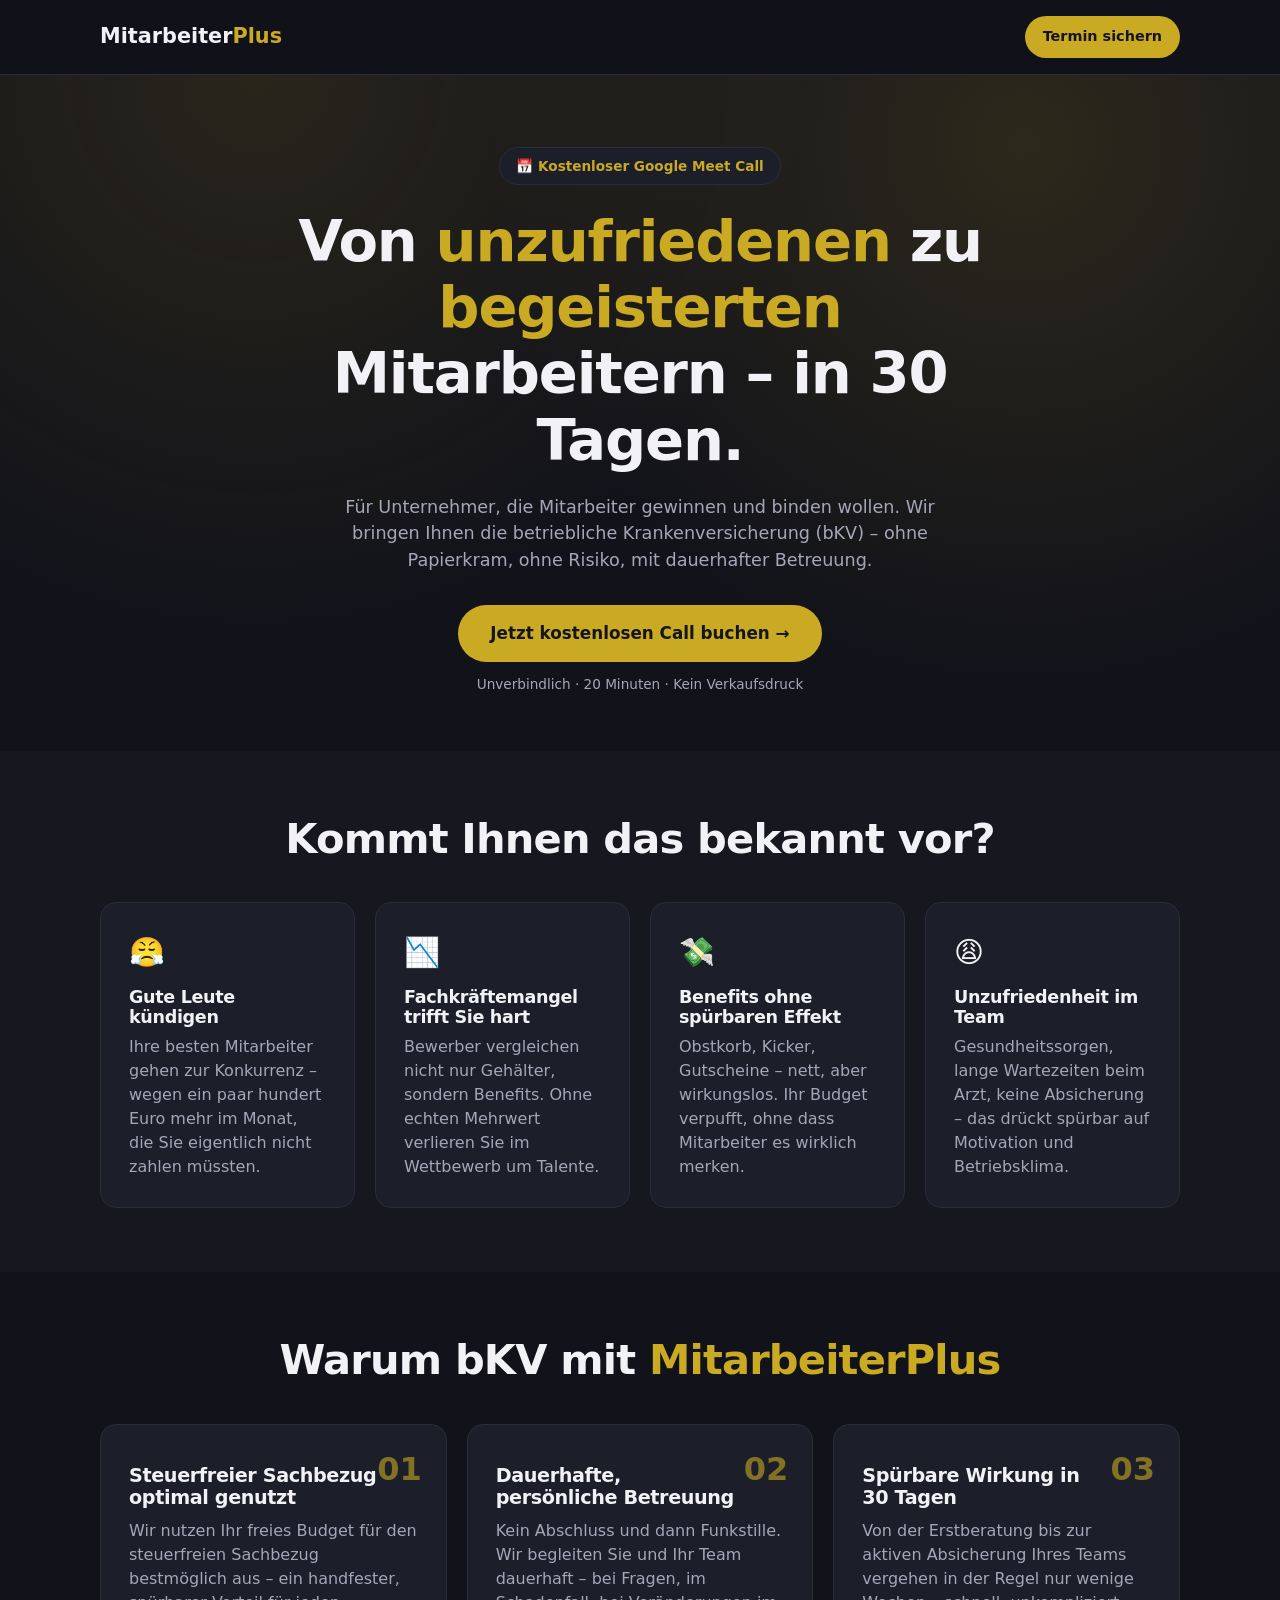
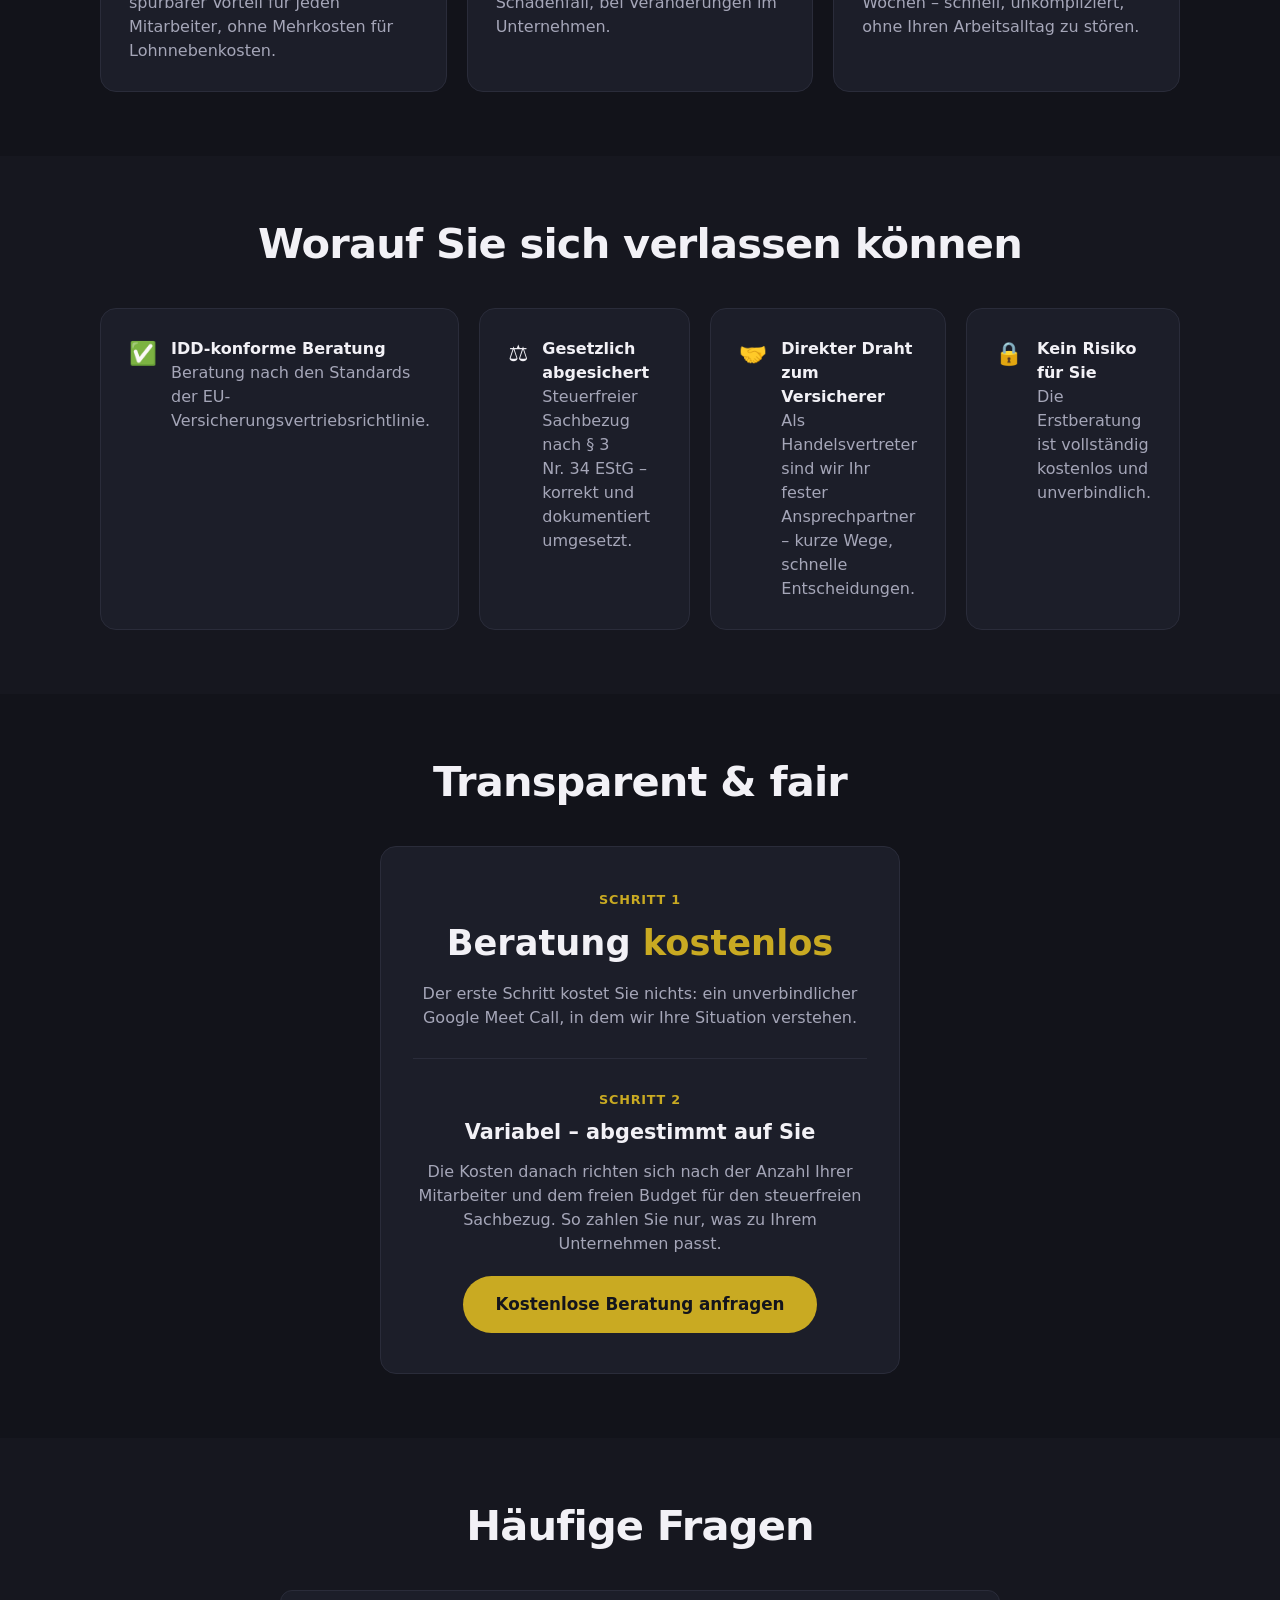
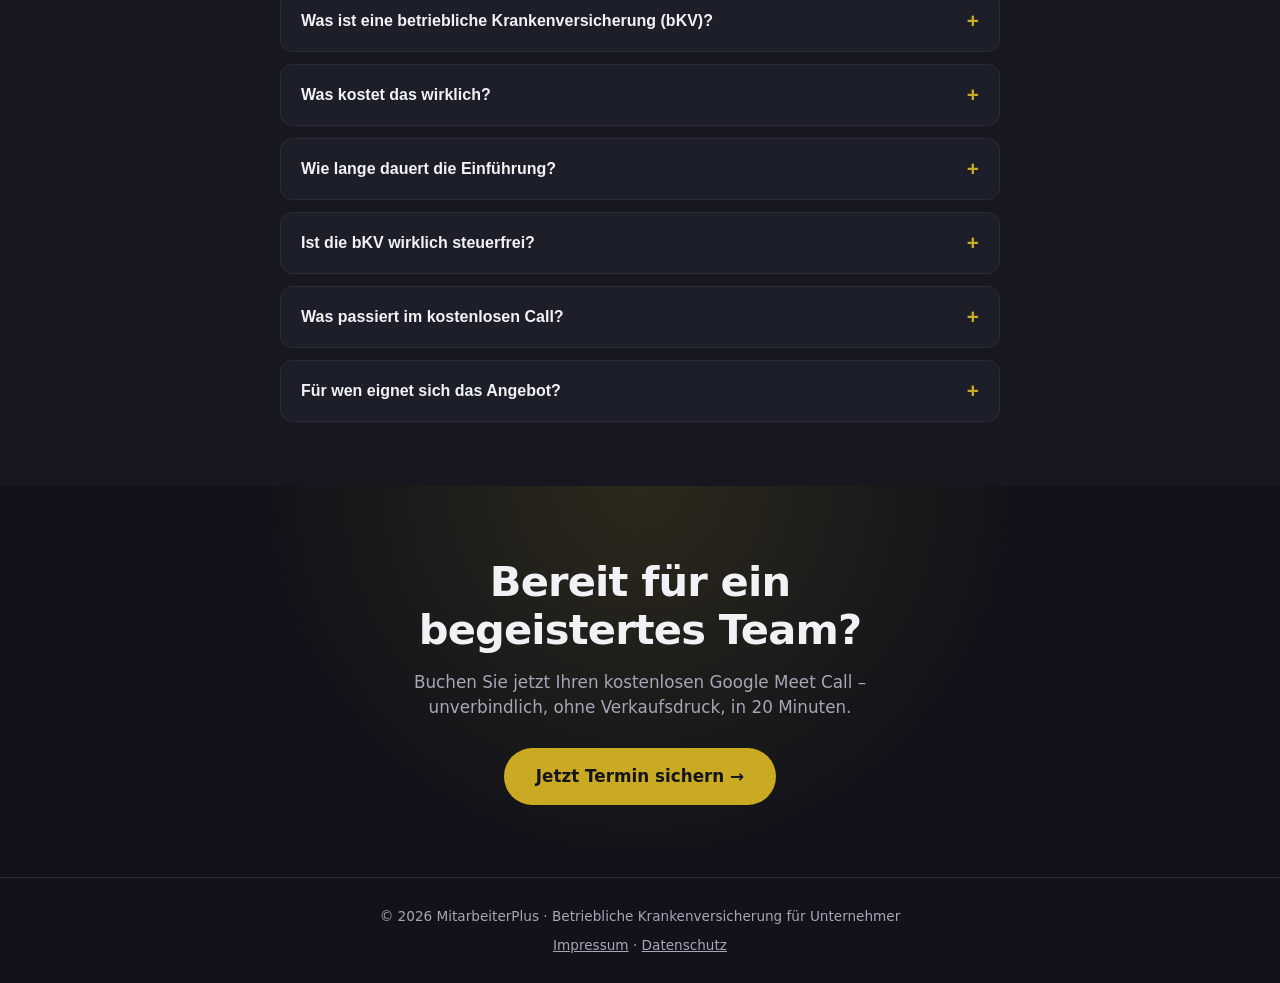
<file: index.html>
<!DOCTYPE html>
<html lang="de">
<head>
<meta charset="UTF-8">
<meta name="viewport" content="width=device-width, initial-scale=1.0">
<title>MitarbeiterPlus – Betriebliche Krankenversicherung für Unternehmer</title>
<meta name="description" content="Von unzufriedenen zu begeisterten Mitarbeitern in 30 Tagen. Kostenloser Google Meet Call, dauerhafte Betreuung, steuerfreier Sachbezug für Ihr Team.">
<link rel="stylesheet" href="styles.css">
</head>
<body>

<header class="site-header">
  <div class="container header-inner">
    <a href="#top" class="logo">Mitarbeiter<span>Plus</span></a>
    <a class="btn btn-primary btn-small" href="https://calendar.app.google/aeGAt8DKvBZdj5HR9" target="_blank" rel="noopener">Termin sichern</a>
  </div>
</header>

<main id="top">

  <!-- HERO -->
  <section class="hero">
    <div class="container hero-inner">
      <span class="badge">📅 Kostenloser Google&nbsp;Meet Call</span>
      <h1>Von <span class="gradient-text">unzufriedenen</span> zu <span class="gradient-text">begeisterten</span> Mitarbeitern – in 30 Tagen.</h1>
      <p class="hero-sub">Für Unternehmer, die Mitarbeiter gewinnen und binden wollen. Wir bringen Ihnen die betriebliche Krankenversicherung (bKV) – ohne Papierkram, ohne Risiko, mit dauerhafter Betreuung.</p>
      <div class="hero-cta">
        <a class="btn btn-primary btn-large" href="https://calendar.app.google/aeGAt8DKvBZdj5HR9" target="_blank" rel="noopener">Jetzt kostenlosen Call buchen →</a>
        <span class="hero-note">Unverbindlich · 20 Minuten · Kein Verkaufsdruck</span>
      </div>
    </div>
  </section>

  <!-- PAIN BLOCK -->
  <section class="pain">
    <div class="container">
      <h2>Kommt Ihnen das bekannt vor?</h2>
      <div class="pain-grid">
        <div class="pain-card">
          <span class="pain-icon">😤</span>
          <h3>Gute Leute kündigen</h3>
          <p>Ihre besten Mitarbeiter gehen zur Konkurrenz – wegen ein paar hundert Euro mehr im Monat, die Sie eigentlich nicht zahlen müssten.</p>
        </div>
        <div class="pain-card">
          <span class="pain-icon">📉</span>
          <h3>Fachkräftemangel trifft Sie hart</h3>
          <p>Bewerber vergleichen nicht nur Gehälter, sondern Benefits. Ohne echten Mehrwert verlieren Sie im Wettbewerb um Talente.</p>
        </div>
        <div class="pain-card">
          <span class="pain-icon">💸</span>
          <h3>Benefits ohne spürbaren Effekt</h3>
          <p>Obstkorb, Kicker, Gutscheine – nett, aber wirkungslos. Ihr Budget verpufft, ohne dass Mitarbeiter es wirklich merken.</p>
        </div>
        <div class="pain-card">
          <span class="pain-icon">😩</span>
          <h3>Unzufriedenheit im Team</h3>
          <p>Gesundheitssorgen, lange Wartezeiten beim Arzt, keine Absicherung – das drückt spürbar auf Motivation und Betriebsklima.</p>
        </div>
      </div>
    </div>
  </section>

  <!-- 3 VORTEILE -->
  <section class="advantages">
    <div class="container">
      <h2>Warum bKV mit <span class="gradient-text">MitarbeiterPlus</span></h2>
      <div class="advantages-grid">
        <div class="advantage-card">
          <div class="advantage-number">01</div>
          <h3>Steuerfreier Sachbezug optimal genutzt</h3>
          <p>Wir nutzen Ihr freies Budget für den steuerfreien Sachbezug bestmöglich aus – ein handfester, spürbarer Vorteil für jeden Mitarbeiter, ohne Mehrkosten für Lohnnebenkosten.</p>
        </div>
        <div class="advantage-card">
          <div class="advantage-number">02</div>
          <h3>Dauerhafte, persönliche Betreuung</h3>
          <p>Kein Abschluss und dann Funkstille. Wir begleiten Sie und Ihr Team dauerhaft – bei Fragen, im Schadenfall, bei Veränderungen im Unternehmen.</p>
        </div>
        <div class="advantage-card">
          <div class="advantage-number">03</div>
          <h3>Spürbare Wirkung in 30 Tagen</h3>
          <p>Von der Erstberatung bis zur aktiven Absicherung Ihres Teams vergehen in der Regel nur wenige Wochen – schnell, unkompliziert, ohne Ihren Arbeitsalltag zu stören.</p>
        </div>
      </div>
    </div>
  </section>

  <!-- SOCIAL PROOF -->
  <section class="proof">
    <div class="container">
      <h2>Worauf Sie sich verlassen können</h2>
      <div class="proof-grid">
        <div class="proof-card">
          <span class="proof-icon">✅</span>
          <p><strong>IDD-konforme Beratung</strong><br>Beratung nach den Standards der EU-Versicherungsvertriebsrichtlinie.</p>
        </div>
        <div class="proof-card">
          <span class="proof-icon">⚖️</span>
          <p><strong>Gesetzlich abgesichert</strong><br>Steuerfreier Sachbezug nach §&nbsp;3 Nr.&nbsp;34 EStG – korrekt und dokumentiert umgesetzt.</p>
        </div>
        <div class="proof-card">
          <span class="proof-icon">🤝</span>
          <p><strong>Direkter Draht zum Versicherer</strong><br>Als Handelsvertreter sind wir Ihr fester Ansprechpartner – kurze Wege, schnelle Entscheidungen.</p>
        </div>
        <div class="proof-card">
          <span class="proof-icon">🔒</span>
          <p><strong>Kein Risiko für Sie</strong><br>Die Erstberatung ist vollständig kostenlos und unverbindlich.</p>
        </div>
      </div>
      <!-- TODO: Sobald verfügbar, echte Kundenstimmen, Logos und Kennzahlen hier ergänzen/ersetzen -->
    </div>
  </section>

  <!-- PRICING -->
  <section class="pricing">
    <div class="container pricing-inner">
      <h2>Transparent & fair</h2>
      <div class="pricing-card">
        <span class="pricing-tag">Schritt 1</span>
        <div class="pricing-amount">Beratung <span class="gradient-text">kostenlos</span></div>
        <p class="pricing-desc">Der erste Schritt kostet Sie nichts: ein unverbindlicher Google&nbsp;Meet Call, in dem wir Ihre Situation verstehen.</p>
        <hr>
        <span class="pricing-tag">Schritt 2</span>
        <div class="pricing-variable">Variabel – abgestimmt auf Sie</div>
        <p class="pricing-desc">Die Kosten danach richten sich nach der Anzahl Ihrer Mitarbeiter und dem freien Budget für den steuerfreien Sachbezug. So zahlen Sie nur, was zu Ihrem Unternehmen passt.</p>
        <a class="btn btn-primary btn-large" href="https://calendar.app.google/aeGAt8DKvBZdj5HR9" target="_blank" rel="noopener">Kostenlose Beratung anfragen</a>
      </div>
    </div>
  </section>

  <!-- FAQ -->
  <section class="faq">
    <div class="container">
      <h2>Häufige Fragen</h2>
      <div class="faq-list">
        <div class="faq-item">
          <button class="faq-question">Was ist eine betriebliche Krankenversicherung (bKV)?<span class="faq-icon">+</span></button>
          <div class="faq-answer"><p>Die bKV ist eine Zusatzversicherung, die Sie als Arbeitgeber für Ihre Mitarbeiter abschließen – z.B. für Zahnersatz, Facharzttermine oder Vorsorge. Sie ergänzt die gesetzliche Krankenversicherung und ist für Mitarbeiter ein spürbarer, gehaltsähnlicher Vorteil.</p></div>
        </div>
        <div class="faq-item">
          <button class="faq-question">Was kostet das wirklich?<span class="faq-icon">+</span></button>
          <div class="faq-answer"><p>Die Erstberatung ist kostenlos. Die laufenden Kosten hängen von der Mitarbeiteranzahl und Ihrem gewünschten Leistungsumfang ab – wir rechnen das gemeinsam im Call für Sie durch.</p></div>
        </div>
        <div class="faq-item">
          <button class="faq-question">Wie lange dauert die Einführung?<span class="faq-icon">+</span></button>
          <div class="faq-answer"><p>In der Regel von der Erstberatung bis zur aktiven Absicherung rund 30 Tage – abhängig von Unternehmensgröße und Abstimmungsaufwand.</p></div>
        </div>
        <div class="faq-item">
          <button class="faq-question">Ist die bKV wirklich steuerfrei?<span class="faq-icon">+</span></button>
          <div class="faq-answer"><p>Im Rahmen des steuerfreien Sachbezugs nach §&nbsp;3 Nr.&nbsp;34 EStG kann die bKV bis zu einer bestimmten monatlichen Grenze steuer- und sozialversicherungsfrei gestaltet werden. Die genauen Details besprechen wir individuell für Ihr Unternehmen.</p></div>
        </div>
        <div class="faq-item">
          <button class="faq-question">Was passiert im kostenlosen Call?<span class="faq-icon">+</span></button>
          <div class="faq-answer"><p>Wir sprechen über Ihre Unternehmensgröße, Ihr Budget und Ihre Ziele (Mitarbeitergewinnung und/oder -bindung) und zeigen Ihnen unverbindlich, wie eine passende bKV-Lösung für Sie aussehen könnte.</p></div>
        </div>
        <div class="faq-item">
          <button class="faq-question">Für wen eignet sich das Angebot?<span class="faq-icon">+</span></button>
          <div class="faq-answer"><p>Für Unternehmen mit mehr als 5 Mitarbeitern, die aktiv Mitarbeiter gewinnen und binden wollen und ihr Benefit-Budget wirkungsvoll einsetzen möchten.</p></div>
        </div>
      </div>
    </div>
  </section>

  <!-- FINAL CTA -->
  <section class="final-cta">
    <div class="container final-cta-inner">
      <h2>Bereit für ein begeistertes Team?</h2>
      <p>Buchen Sie jetzt Ihren kostenlosen Google&nbsp;Meet Call – unverbindlich, ohne Verkaufsdruck, in 20 Minuten.</p>
      <a class="btn btn-primary btn-large" href="https://calendar.app.google/aeGAt8DKvBZdj5HR9" target="_blank" rel="noopener">Jetzt Termin sichern →</a>
    </div>
  </section>

</main>

<footer class="site-footer">
  <div class="container footer-links">
    <p>© 2026 MitarbeiterPlus · Betriebliche Krankenversicherung für Unternehmer</p>
    <p><a href="impressum.html">Impressum</a> · <a href="datenschutz.html">Datenschutz</a></p>
  </div>
</footer>

<script src="script.js"></script>
</body>
</html>
</file>
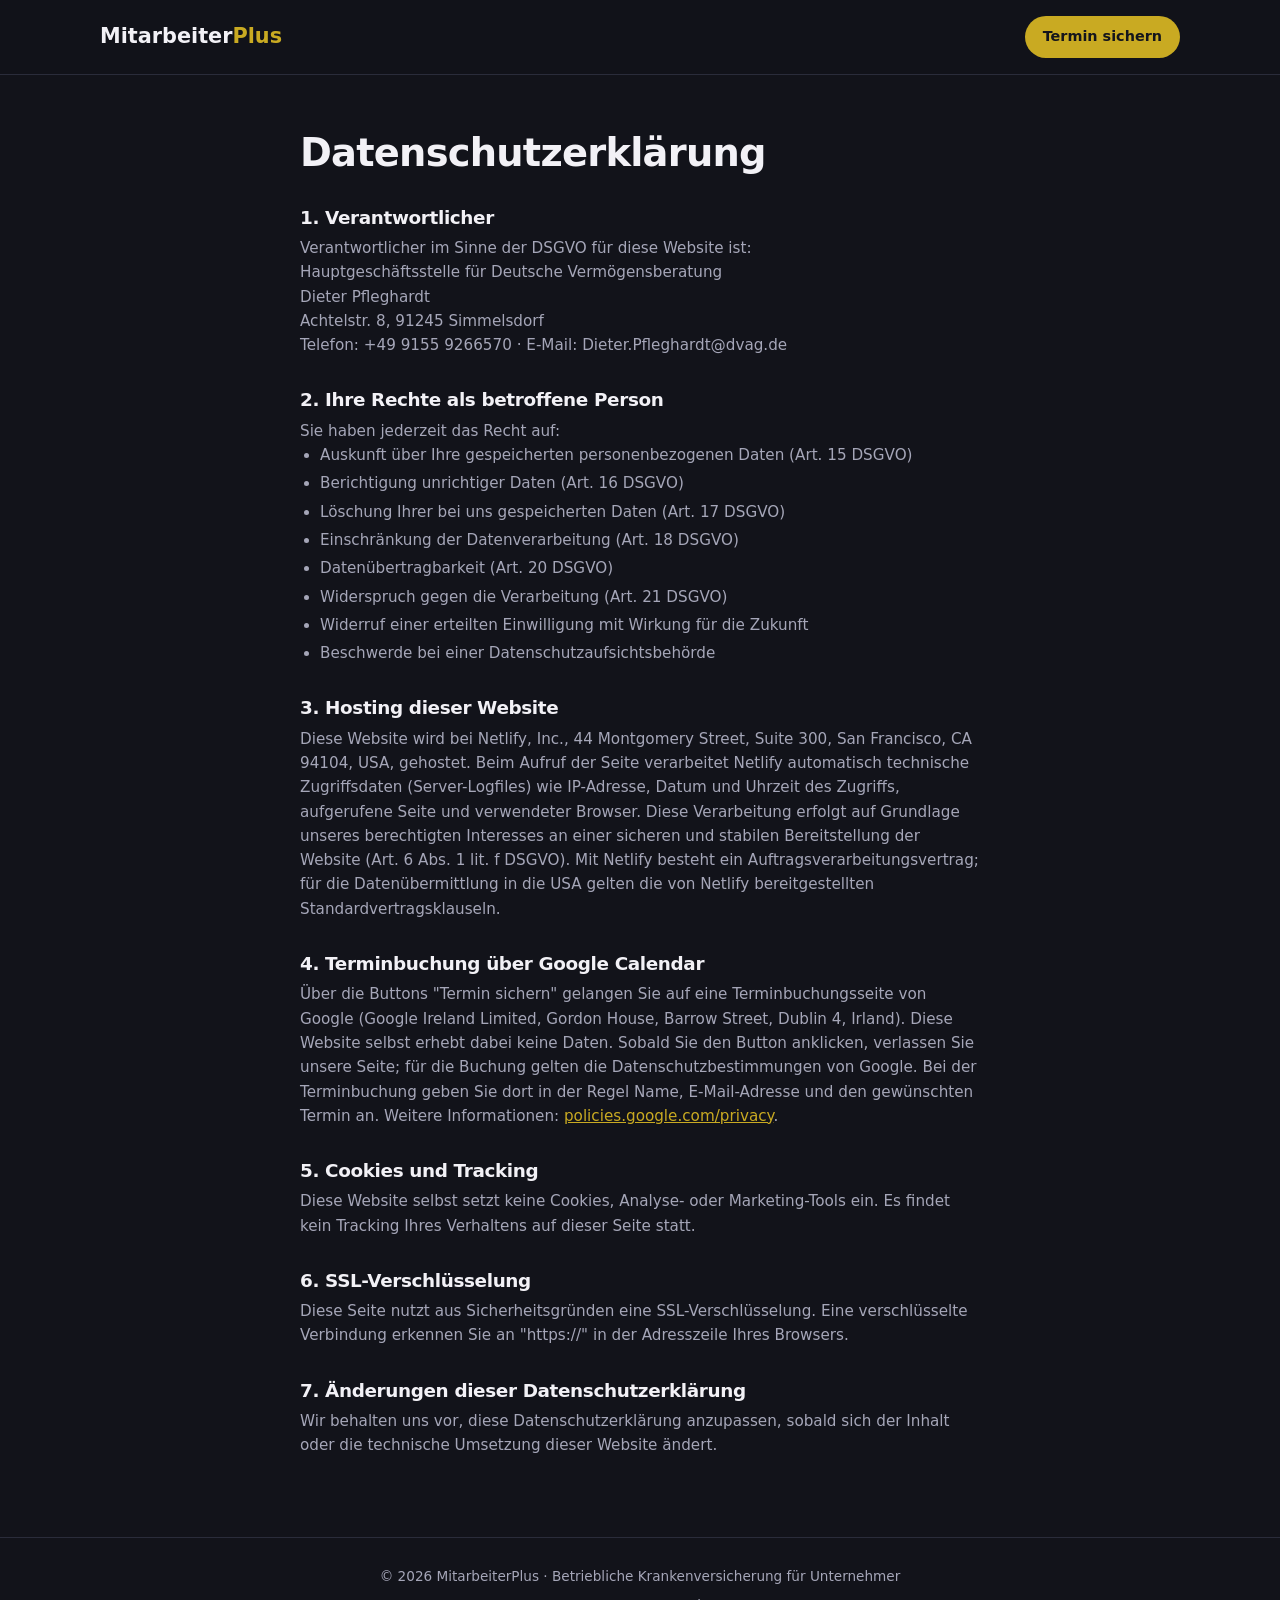
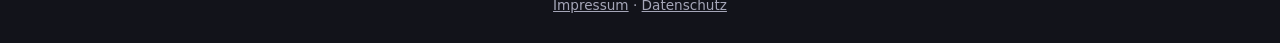
<file: datenschutz.html>
<!DOCTYPE html>
<html lang="de">
<head>
<meta charset="UTF-8">
<meta name="viewport" content="width=device-width, initial-scale=1.0">
<title>Datenschutzerklärung – MitarbeiterPlus</title>
<meta name="robots" content="noindex">
<link rel="stylesheet" href="styles.css">
</head>
<body>

<header class="site-header">
  <div class="container header-inner">
    <a href="index.html" class="logo">Mitarbeiter<span>Plus</span></a>
    <a class="btn btn-primary btn-small" href="https://calendar.app.google/aeGAt8DKvBZdj5HR9" target="_blank" rel="noopener">Termin sichern</a>
  </div>
</header>

<main>
  <section class="legal">
    <div class="container legal-inner">
      <h1>Datenschutzerklärung</h1>

      <h2>1. Verantwortlicher</h2>
      <p>
        Verantwortlicher im Sinne der DSGVO für diese Website ist:<br>
        Hauptgeschäftsstelle für Deutsche Vermögensberatung<br>
        Dieter Pfleghardt<br>
        Achtelstr. 8, 91245 Simmelsdorf<br>
        Telefon: +49 9155 9266570 · E-Mail: Dieter.Pfleghardt@dvag.de
      </p>

      <h2>2. Ihre Rechte als betroffene Person</h2>
      <p>Sie haben jederzeit das Recht auf:</p>
      <ul>
        <li>Auskunft über Ihre gespeicherten personenbezogenen Daten (Art. 15 DSGVO)</li>
        <li>Berichtigung unrichtiger Daten (Art. 16 DSGVO)</li>
        <li>Löschung Ihrer bei uns gespeicherten Daten (Art. 17 DSGVO)</li>
        <li>Einschränkung der Datenverarbeitung (Art. 18 DSGVO)</li>
        <li>Datenübertragbarkeit (Art. 20 DSGVO)</li>
        <li>Widerspruch gegen die Verarbeitung (Art. 21 DSGVO)</li>
        <li>Widerruf einer erteilten Einwilligung mit Wirkung für die Zukunft</li>
        <li>Beschwerde bei einer Datenschutzaufsichtsbehörde</li>
      </ul>

      <h2>3. Hosting dieser Website</h2>
      <p>
        Diese Website wird bei Netlify, Inc., 44 Montgomery Street, Suite 300, San Francisco, CA 94104, USA, gehostet. Beim Aufruf der Seite verarbeitet Netlify automatisch technische Zugriffsdaten (Server-Logfiles) wie IP-Adresse, Datum und Uhrzeit des Zugriffs, aufgerufene Seite und verwendeter Browser. Diese Verarbeitung erfolgt auf Grundlage unseres berechtigten Interesses an einer sicheren und stabilen Bereitstellung der Website (Art. 6 Abs. 1 lit. f DSGVO). Mit Netlify besteht ein Auftragsverarbeitungsvertrag; für die Datenübermittlung in die USA gelten die von Netlify bereitgestellten Standardvertragsklauseln.
      </p>

      <h2>4. Terminbuchung über Google Calendar</h2>
      <p>
        Über die Buttons "Termin sichern" gelangen Sie auf eine Terminbuchungsseite von Google (Google Ireland Limited, Gordon House, Barrow Street, Dublin 4, Irland). Diese Website selbst erhebt dabei keine Daten. Sobald Sie den Button anklicken, verlassen Sie unsere Seite; für die Buchung gelten die Datenschutzbestimmungen von Google. Bei der Terminbuchung geben Sie dort in der Regel Name, E-Mail-Adresse und den gewünschten Termin an. Weitere Informationen: <a href="https://policies.google.com/privacy" target="_blank" rel="noopener">policies.google.com/privacy</a>.
      </p>

      <h2>5. Cookies und Tracking</h2>
      <p>
        Diese Website selbst setzt keine Cookies, Analyse- oder Marketing-Tools ein. Es findet kein Tracking Ihres Verhaltens auf dieser Seite statt.
      </p>

      <h2>6. SSL-Verschlüsselung</h2>
      <p>
        Diese Seite nutzt aus Sicherheitsgründen eine SSL-Verschlüsselung. Eine verschlüsselte Verbindung erkennen Sie an "https://" in der Adresszeile Ihres Browsers.
      </p>

      <h2>7. Änderungen dieser Datenschutzerklärung</h2>
      <p>
        Wir behalten uns vor, diese Datenschutzerklärung anzupassen, sobald sich der Inhalt oder die technische Umsetzung dieser Website ändert.
      </p>
    </div>
  </section>
</main>

<footer class="site-footer">
  <div class="container footer-links">
    <p>© 2026 MitarbeiterPlus · Betriebliche Krankenversicherung für Unternehmer</p>
    <p><a href="impressum.html">Impressum</a> · <a href="datenschutz.html">Datenschutz</a></p>
  </div>
</footer>

</body>
</html>
</file>
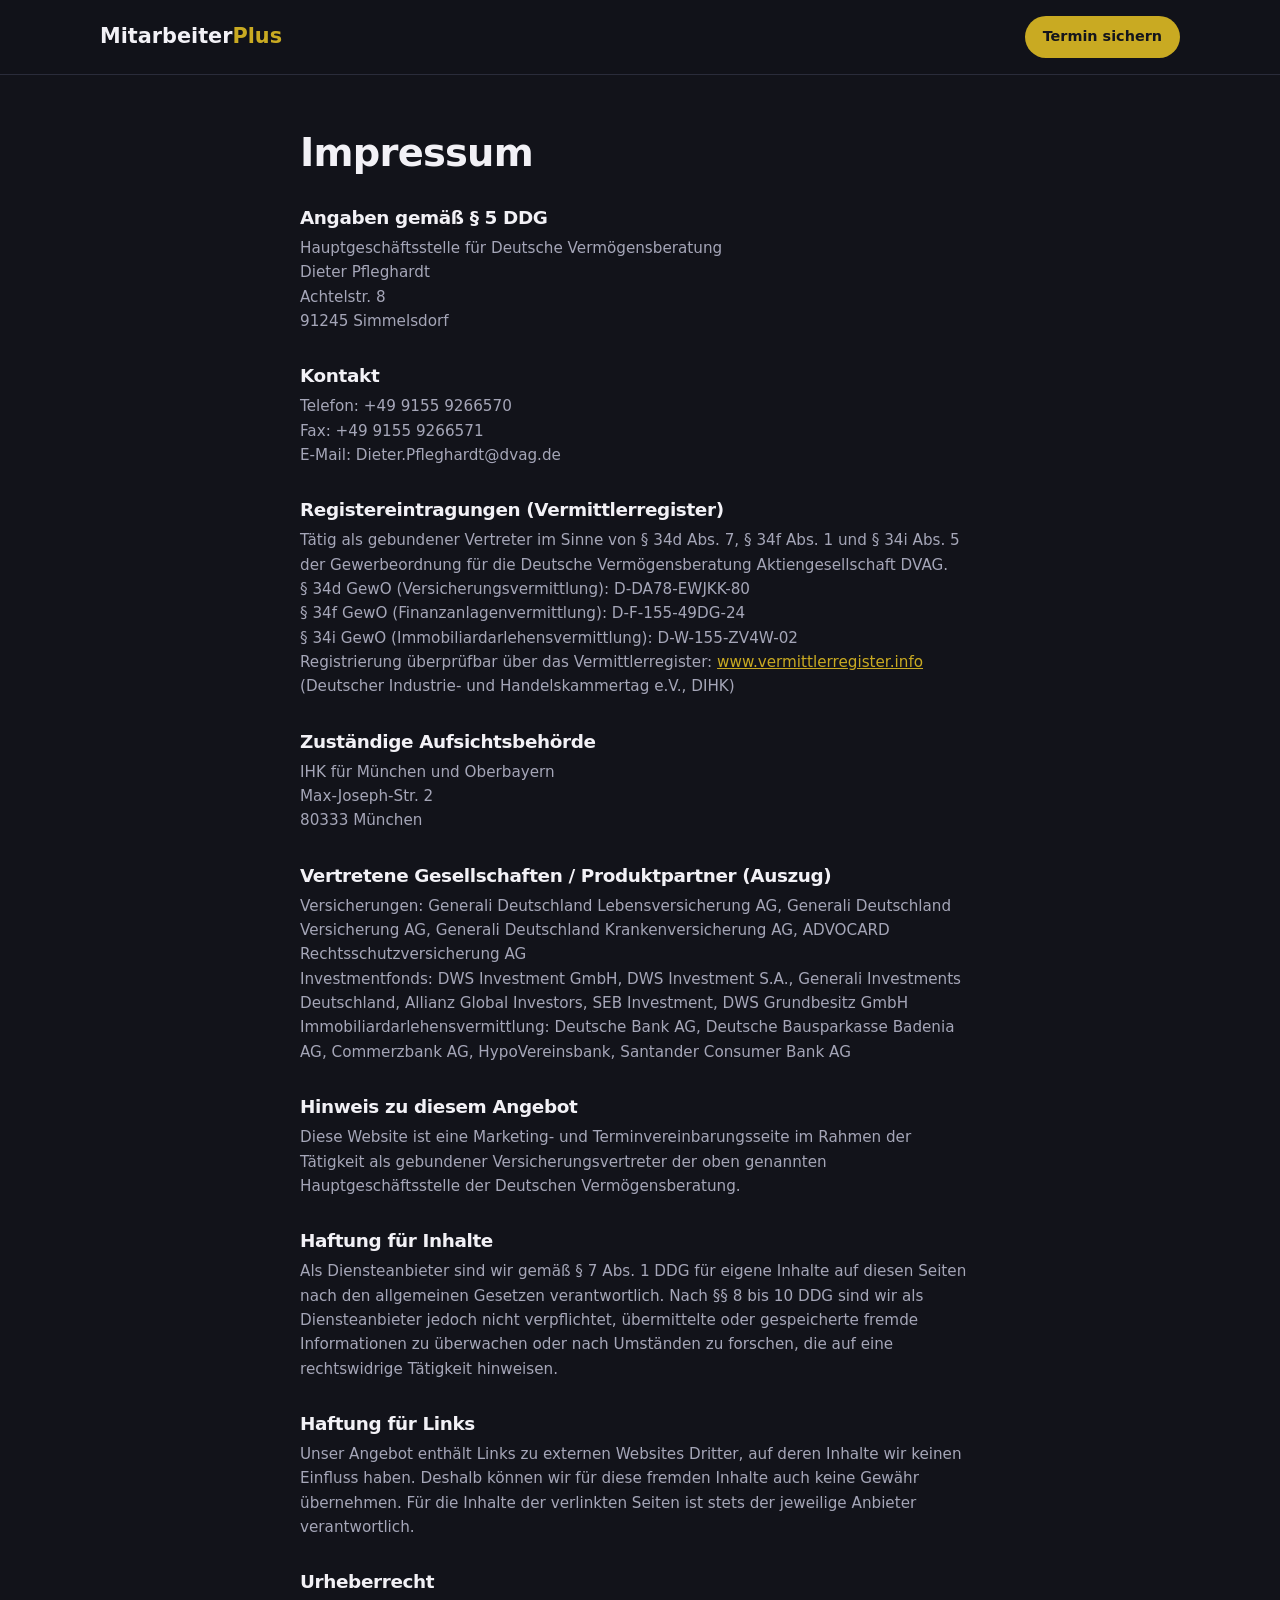
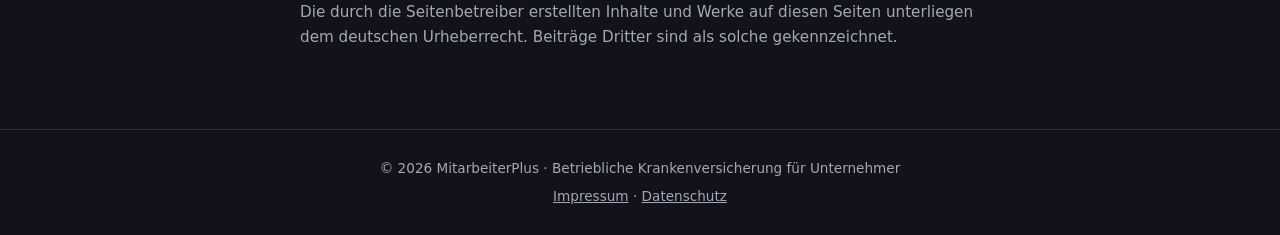
<file: impressum.html>
<!DOCTYPE html>
<html lang="de">
<head>
<meta charset="UTF-8">
<meta name="viewport" content="width=device-width, initial-scale=1.0">
<title>Impressum – MitarbeiterPlus</title>
<meta name="robots" content="noindex">
<link rel="stylesheet" href="styles.css">
</head>
<body>

<header class="site-header">
  <div class="container header-inner">
    <a href="index.html" class="logo">Mitarbeiter<span>Plus</span></a>
    <a class="btn btn-primary btn-small" href="https://calendar.app.google/aeGAt8DKvBZdj5HR9" target="_blank" rel="noopener">Termin sichern</a>
  </div>
</header>

<main>
  <section class="legal">
    <div class="container legal-inner">
      <h1>Impressum</h1>

      <h2>Angaben gemäß § 5 DDG</h2>
      <p>
        Hauptgeschäftsstelle für Deutsche Vermögensberatung<br>
        Dieter Pfleghardt<br>
        Achtelstr. 8<br>
        91245 Simmelsdorf
      </p>

      <h2>Kontakt</h2>
      <p>
        Telefon: +49 9155 9266570<br>
        Fax: +49 9155 9266571<br>
        E-Mail: Dieter.Pfleghardt@dvag.de
      </p>

      <h2>Registereintragungen (Vermittlerregister)</h2>
      <p>
        Tätig als gebundener Vertreter im Sinne von § 34d Abs. 7, § 34f Abs. 1 und § 34i Abs. 5 der Gewerbeordnung für die Deutsche Vermögensberatung Aktiengesellschaft DVAG.
      </p>
      <p>
        § 34d GewO (Versicherungsvermittlung): D-DA78-EWJKK-80<br>
        § 34f GewO (Finanzanlagenvermittlung): D-F-155-49DG-24<br>
        § 34i GewO (Immobiliardarlehensvermittlung): D-W-155-ZV4W-02
      </p>
      <p>
        Registrierung überprüfbar über das Vermittlerregister: <a href="https://www.vermittlerregister.info" target="_blank" rel="noopener">www.vermittlerregister.info</a> (Deutscher Industrie- und Handelskammertag e.V., DIHK)
      </p>

      <h2>Zuständige Aufsichtsbehörde</h2>
      <p>
        IHK für München und Oberbayern<br>
        Max-Joseph-Str. 2<br>
        80333 München
      </p>

      <h2>Vertretene Gesellschaften / Produktpartner (Auszug)</h2>
      <p>
        Versicherungen: Generali Deutschland Lebensversicherung AG, Generali Deutschland Versicherung AG, Generali Deutschland Krankenversicherung AG, ADVOCARD Rechtsschutzversicherung AG<br>
        Investmentfonds: DWS Investment GmbH, DWS Investment S.A., Generali Investments Deutschland, Allianz Global Investors, SEB Investment, DWS Grundbesitz GmbH<br>
        Immobiliardarlehensvermittlung: Deutsche Bank AG, Deutsche Bausparkasse Badenia AG, Commerzbank AG, HypoVereinsbank, Santander Consumer Bank AG
      </p>

      <h2>Hinweis zu diesem Angebot</h2>
      <p>
        Diese Website ist eine Marketing- und Terminvereinbarungsseite im Rahmen der Tätigkeit als gebundener Versicherungsvertreter der oben genannten Hauptgeschäftsstelle der Deutschen Vermögensberatung.
      </p>

      <h2>Haftung für Inhalte</h2>
      <p>
        Als Diensteanbieter sind wir gemäß § 7 Abs. 1 DDG für eigene Inhalte auf diesen Seiten nach den allgemeinen Gesetzen verantwortlich. Nach §§ 8 bis 10 DDG sind wir als Diensteanbieter jedoch nicht verpflichtet, übermittelte oder gespeicherte fremde Informationen zu überwachen oder nach Umständen zu forschen, die auf eine rechtswidrige Tätigkeit hinweisen.
      </p>

      <h2>Haftung für Links</h2>
      <p>
        Unser Angebot enthält Links zu externen Websites Dritter, auf deren Inhalte wir keinen Einfluss haben. Deshalb können wir für diese fremden Inhalte auch keine Gewähr übernehmen. Für die Inhalte der verlinkten Seiten ist stets der jeweilige Anbieter verantwortlich.
      </p>

      <h2>Urheberrecht</h2>
      <p>
        Die durch die Seitenbetreiber erstellten Inhalte und Werke auf diesen Seiten unterliegen dem deutschen Urheberrecht. Beiträge Dritter sind als solche gekennzeichnet.
      </p>
    </div>
  </section>
</main>

<footer class="site-footer">
  <div class="container footer-links">
    <p>© 2026 MitarbeiterPlus · Betriebliche Krankenversicherung für Unternehmer</p>
    <p><a href="impressum.html">Impressum</a> · <a href="datenschutz.html">Datenschutz</a></p>
  </div>
</footer>

</body>
</html>
</file>
<file: styles.css>
:root {
  --bg: #12131a;
  --bg-alt: #16171f;
  --card: #1c1e29;
  --card-border: #2a2c3a;
  --text: #f2f1f6;
  --text-muted: #a5a6b8;

  --gold: #c9aa22;

  --gradient: var(--gold);

  --radius: 16px;
  --container: 1120px;
}

* { box-sizing: border-box; margin: 0; padding: 0; }

html { scroll-behavior: smooth; }

body {
  background: var(--bg);
  color: var(--text);
  font-family: "Segoe UI", system-ui, -apple-system, sans-serif;
  line-height: 1.5;
  -webkit-font-smoothing: antialiased;
}

.container {
  width: 100%;
  max-width: var(--container);
  margin: 0 auto;
  padding: 0 20px;
}

h1, h2, h3 { font-weight: 800; letter-spacing: -0.02em; line-height: 1.15; }

h2 {
  font-size: clamp(1.8rem, 4vw, 2.6rem);
  text-align: center;
  margin-bottom: 40px;
}

p { color: var(--text-muted); }

.gradient-text {
  background: var(--gradient);
  -webkit-background-clip: text;
  background-clip: text;
  color: transparent;
}

/* Header */
.site-header {
  position: sticky;
  top: 0;
  z-index: 20;
  background: rgba(18, 19, 26, 0.85);
  backdrop-filter: blur(10px);
  border-bottom: 1px solid var(--card-border);
}

.header-inner {
  display: flex;
  align-items: center;
  justify-content: space-between;
  padding: 16px 20px;
}

.logo {
  font-size: 1.3rem;
  font-weight: 800;
  color: var(--text);
  text-decoration: none;
}

.logo span { background: var(--gradient); -webkit-background-clip: text; background-clip: text; color: transparent; }

/* Buttons */
.btn {
  display: inline-flex;
  align-items: center;
  justify-content: center;
  gap: 8px;
  border-radius: 999px;
  font-weight: 700;
  text-decoration: none;
  border: none;
  cursor: pointer;
  transition: transform 0.15s ease, box-shadow 0.15s ease;
}

.btn-primary {
  background: var(--gradient);
  color: #14151c;
}

.btn-primary:hover { transform: translateY(-2px); box-shadow: 0 10px 30px rgba(201, 170, 34, 0.25); }

.btn-small { padding: 10px 18px; font-size: 0.9rem; }
.btn-large { padding: 16px 32px; font-size: 1.05rem; }

/* Hero */
.hero {
  padding: 72px 0 56px;
  text-align: center;
  background:
    radial-gradient(circle at 20% 0%, rgba(201, 170, 34, 0.12), transparent 45%),
    radial-gradient(circle at 80% 10%, rgba(201, 170, 34, 0.14), transparent 45%);
}

.hero-inner { max-width: 780px; }

.badge {
  display: inline-block;
  background: var(--card);
  border: 1px solid var(--card-border);
  color: var(--gold);
  font-size: 0.85rem;
  font-weight: 700;
  padding: 8px 16px;
  border-radius: 999px;
  margin-bottom: 24px;
}

.hero h1 {
  font-size: clamp(2.2rem, 6vw, 3.6rem);
  margin-bottom: 20px;
}

.hero-sub {
  font-size: 1.1rem;
  max-width: 600px;
  margin: 0 auto 32px;
}

.hero-cta { display: flex; flex-direction: column; align-items: center; gap: 12px; }

.hero-note { font-size: 0.85rem; color: var(--text-muted); }

/* Pain */
.pain { padding: 64px 0; background: var(--bg-alt); }

.pain-grid, .advantages-grid, .proof-grid {
  display: grid;
  gap: 20px;
  grid-template-columns: 1fr;
}

.pain-card, .advantage-card, .proof-card {
  background: var(--card);
  border: 1px solid var(--card-border);
  border-radius: var(--radius);
  padding: 28px;
}

.pain-icon { font-size: 1.8rem; display: block; margin-bottom: 12px; }
.pain-card h3 { font-size: 1.1rem; margin-bottom: 8px; }

/* Advantages */
.advantages { padding: 64px 0; }

.advantage-card { position: relative; padding-top: 40px; }

.advantage-number {
  position: absolute;
  top: 20px;
  right: 24px;
  font-size: 2rem;
  font-weight: 800;
  background: var(--gradient);
  -webkit-background-clip: text;
  background-clip: text;
  color: transparent;
  opacity: 0.6;
}

.advantage-card h3 { font-size: 1.2rem; margin-bottom: 10px; padding-right: 40px; }

/* Proof */
.proof { padding: 64px 0; background: var(--bg-alt); }

.proof-card { display: flex; gap: 14px; align-items: flex-start; }
.proof-icon { font-size: 1.4rem; }
.proof-card strong { color: var(--text); }

/* Pricing */
.pricing { padding: 64px 0; }

.pricing-inner { display: flex; flex-direction: column; align-items: center; }

.pricing-card {
  background: var(--card);
  border: 1px solid var(--card-border);
  border-radius: var(--radius);
  padding: 40px 32px;
  max-width: 520px;
  width: 100%;
  text-align: center;
}

.pricing-tag {
  display: inline-block;
  font-size: 0.8rem;
  font-weight: 700;
  text-transform: uppercase;
  letter-spacing: 0.06em;
  color: var(--gold);
  margin-bottom: 8px;
}

.pricing-amount { font-size: clamp(1.6rem, 5vw, 2.2rem); font-weight: 800; margin-bottom: 12px; }
.pricing-variable { font-size: 1.3rem; font-weight: 800; margin-bottom: 12px; }
.pricing-desc { margin-bottom: 20px; }
.pricing-card hr { border: none; border-top: 1px solid var(--card-border); margin: 28px 0; }

/* FAQ */
.faq { padding: 64px 0; background: var(--bg-alt); }

.faq-list { max-width: 720px; margin: 0 auto; display: flex; flex-direction: column; gap: 12px; }

.faq-item {
  background: var(--card);
  border: 1px solid var(--card-border);
  border-radius: 12px;
  overflow: hidden;
}

.faq-question {
  width: 100%;
  background: none;
  border: none;
  color: var(--text);
  font-size: 1rem;
  font-weight: 700;
  text-align: left;
  padding: 18px 20px;
  display: flex;
  justify-content: space-between;
  align-items: center;
  cursor: pointer;
}

.faq-icon { color: var(--gold); font-size: 1.3rem; transition: transform 0.2s ease; flex-shrink: 0; margin-left: 12px; }

.faq-item.open .faq-icon { transform: rotate(45deg); }

.faq-answer {
  max-height: 0;
  overflow: hidden;
  transition: max-height 0.25s ease;
  padding: 0 20px;
}

.faq-item.open .faq-answer { padding: 0 20px 18px; max-height: 300px; }

.faq-answer p { color: var(--text-muted); font-size: 0.95rem; }

/* Final CTA */
.final-cta {
  padding: 72px 0;
  text-align: center;
  background:
    radial-gradient(circle at 50% 0%, rgba(201, 170, 34, 0.14), transparent 50%);
}

.final-cta-inner { max-width: 600px; margin: 0 auto; }
.final-cta h2 { margin-bottom: 16px; }
.final-cta p { margin-bottom: 28px; font-size: 1.05rem; }

/* Footer */
.site-footer {
  padding: 28px 0;
  text-align: center;
  border-top: 1px solid var(--card-border);
}

.site-footer p { font-size: 0.85rem; }

.footer-links p + p { margin-top: 8px; }

.footer-links a { color: var(--text-muted); text-decoration: underline; }
.footer-links a:hover { color: var(--gold); }

/* Legal pages (Impressum/Datenschutz) */
.legal { padding: 56px 0 80px; }

.legal-inner { max-width: 720px; }

.legal h1 { font-size: clamp(1.8rem, 5vw, 2.4rem); margin-bottom: 32px; }

.legal h2 { font-size: 1.15rem; text-align: left; margin: 32px 0 8px; }
.legal h2:first-of-type { margin-top: 0; }

.legal p, .legal li { color: var(--text-muted); font-size: 0.95rem; line-height: 1.6; }

.legal ul { padding-left: 20px; margin-bottom: 12px; }
.legal li { margin-bottom: 4px; }

.legal a { color: var(--gold); }

/* Tablet+ */
@media (min-width: 640px) {
  .pain-grid { grid-template-columns: 1fr 1fr; }
  .proof-grid { grid-template-columns: 1fr 1fr; }
  .hero-cta { flex-direction: column; }
}

/* Desktop */
@media (min-width: 1024px) {
  .advantages-grid { grid-template-columns: repeat(3, 1fr); }
  .pain-grid { grid-template-columns: repeat(4, 1fr); }
  .proof-grid { grid-template-columns: repeat(4, 1fr); }
}
</file>
